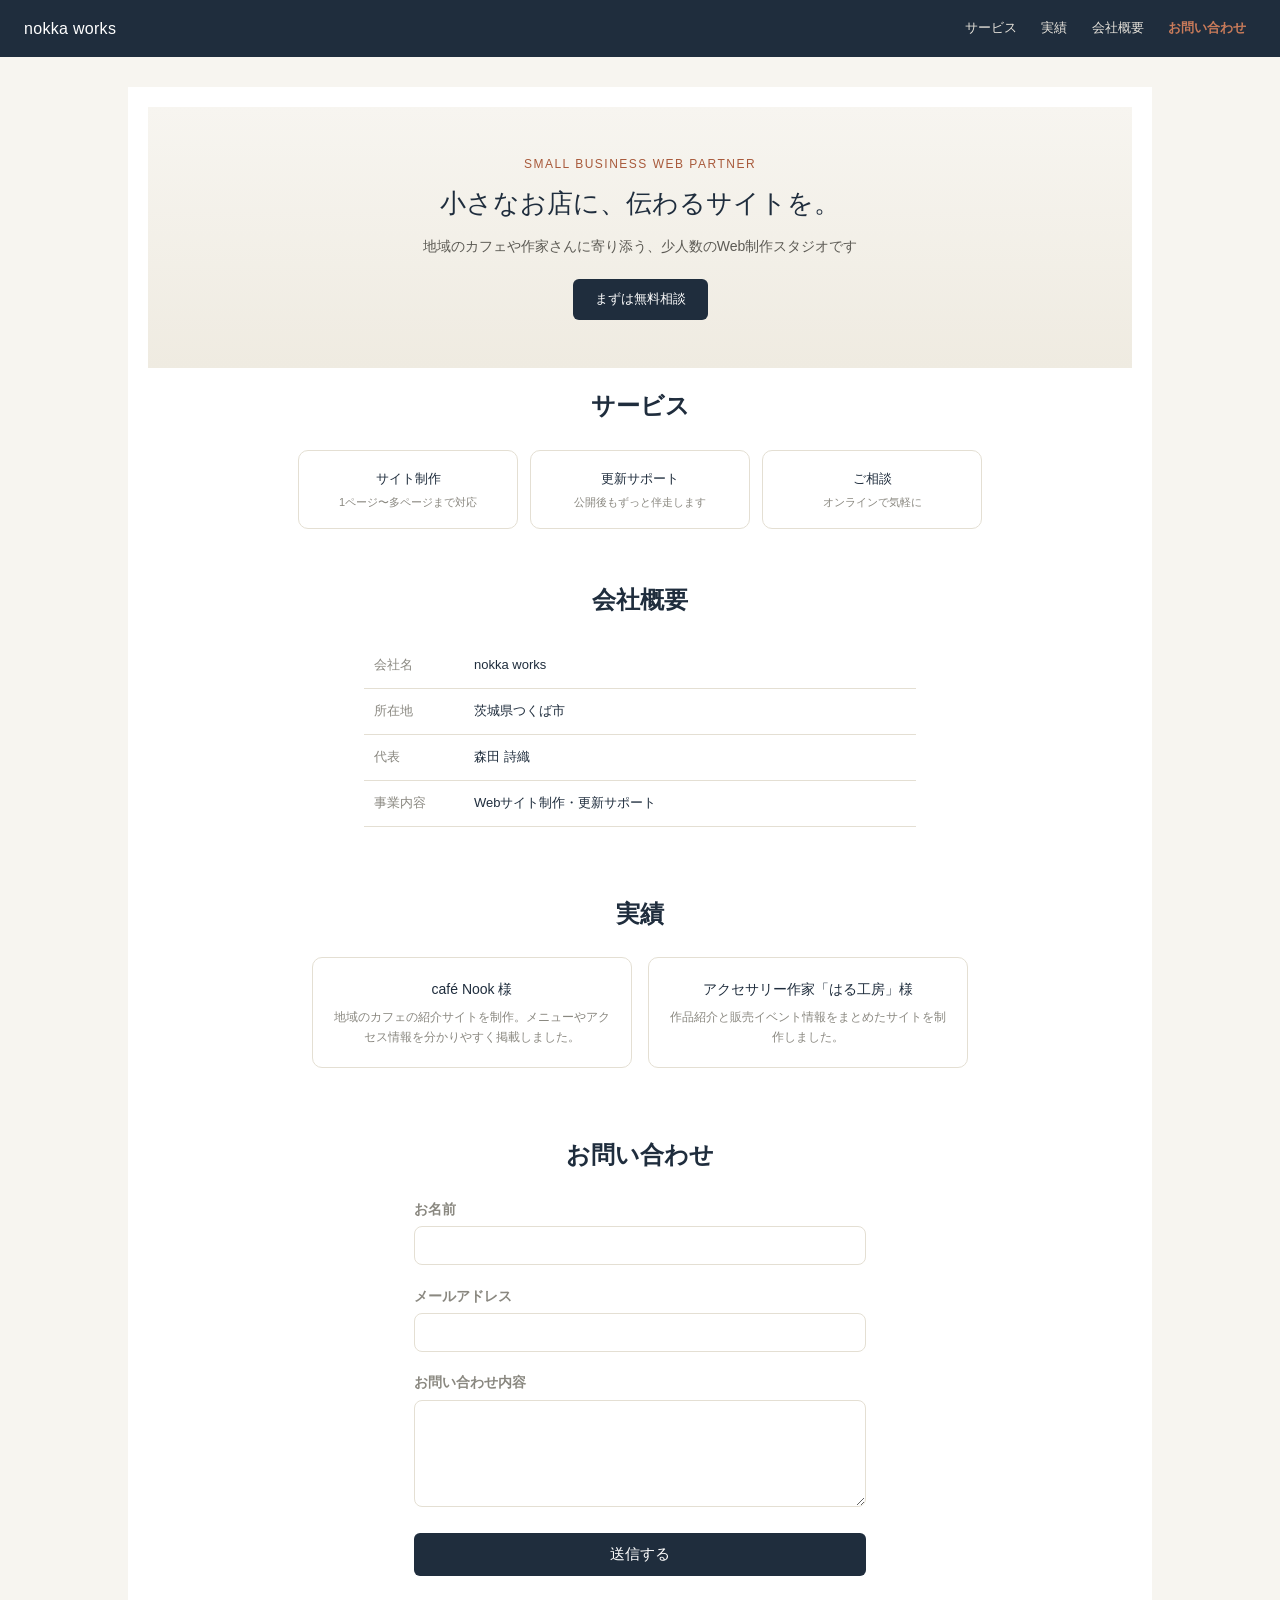
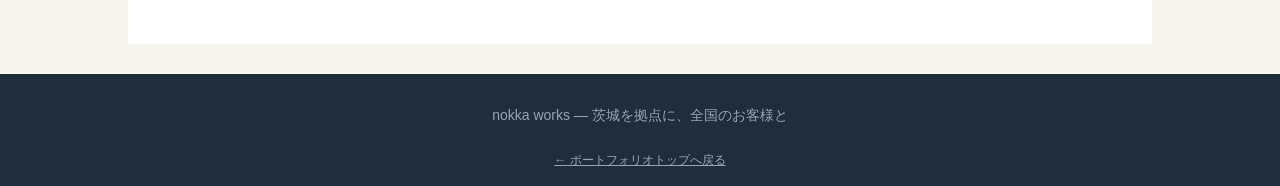
<file: company.html>
<!DOCTYPE html>
<html lang="en">
<head>
    <meta charset="UTF-8">
    <meta name="viewport" content="width=device-width, initial-scale=1.0">
    <title>nokka works</title>
    <link rel="stylesheet" href="css/style.css">
</head>

<body class="company">

<header>
  <a href="index.html" class="company-logo">nokka works</a>

  <button class="menu-toggle" aria-label="メニュー開閉">
    <span></span>
    <span></span>
    <span></span>
  </button>

  <nav class="nav-menu">
    <a href="#service">サービス</a>
    <a href="#works">実績</a>
    <a href="#about">会社概要</a>
    <a href="#contact" class="nav-highlight">お問い合わせ</a>
  </nav>
</header>

  <main>
  <section id="hero">
    <p class="hero-label">SMALL BUSINESS WEB PARTNER</p>
    <h1>小さなお店に、伝わるサイトを。</h1>
    <p class="hero-text">地域のカフェや作家さんに寄り添う、少人数のWeb制作スタジオです</p>
    <a href="#contact" class="hero-btn">まずは無料相談</a>
  </section>

  <section id="service">
  <h2>サービス</h2>
  <div class="service-container">
    <div class="service-card">
      <h3>サイト制作</h3>
      <p>1ページ〜多ページまで対応</p>
    </div>
    <div class="service-card">
      <h3>更新サポート</h3>
      <p>公開後もずっと伴走します</p>
    </div>
    <div class="service-card">
      <h3>ご相談</h3>
      <p>オンラインで気軽に</p>
    </div>
  </div>
</section>

<section id="about">
  <h2>会社概要</h2>
  <table class="about-table">
<tr>
  <th>会社名</th>
  <td>nokka works</td>
</tr>
<tr>
  <th>所在地</th>
  <td>茨城県つくば市</td>
</tr>
<tr>
  <th>代表</th>
  <td>森田 詩織</td>
</tr>
<tr>
  <th>事業内容</th>
  <td>Webサイト制作・更新サポート</td>
</tr>    
  </table>
</section>

<section id="works">
  <h2>実績</h2>
  <div class="works-container">
    <div class="work-card">
  <h3>café Nook 様</h3>
  <p>地域のカフェの紹介サイトを制作。メニューやアクセス情報を分かりやすく掲載しました。</p>
</div>
<div class="work-card">
  <h3>アクセサリー作家「はる工房」様</h3>
  <p>作品紹介と販売イベント情報をまとめたサイトを制作しました。</p>
</div>
</section>

<section id="contact">
  <h2>お問い合わせ</h2>
  <form>
    <div>
      <label for="name">お名前</label>
      <input type="text" id="name" name="name" required>
    </div>
    <div>
      <label for="email">メールアドレス</label>
      <input type="email" id="email" name="email" required>
    </div>
    <div>
      <label for="message">お問い合わせ内容</label>
      <textarea id="message" name="message" rows="5" required></textarea>
    </div>
    <button type="submit">送信する</button>
  </form>
</section>

</main>

<footer>
  <p>nokka works — 茨城を拠点に、全国のお客様と</p>
  <a href="index.html" class="footer-back">← ポートフォリオトップへ戻る</a>
</footer>

<script src="js/script.js"></script>

</body>
</html>
</file>
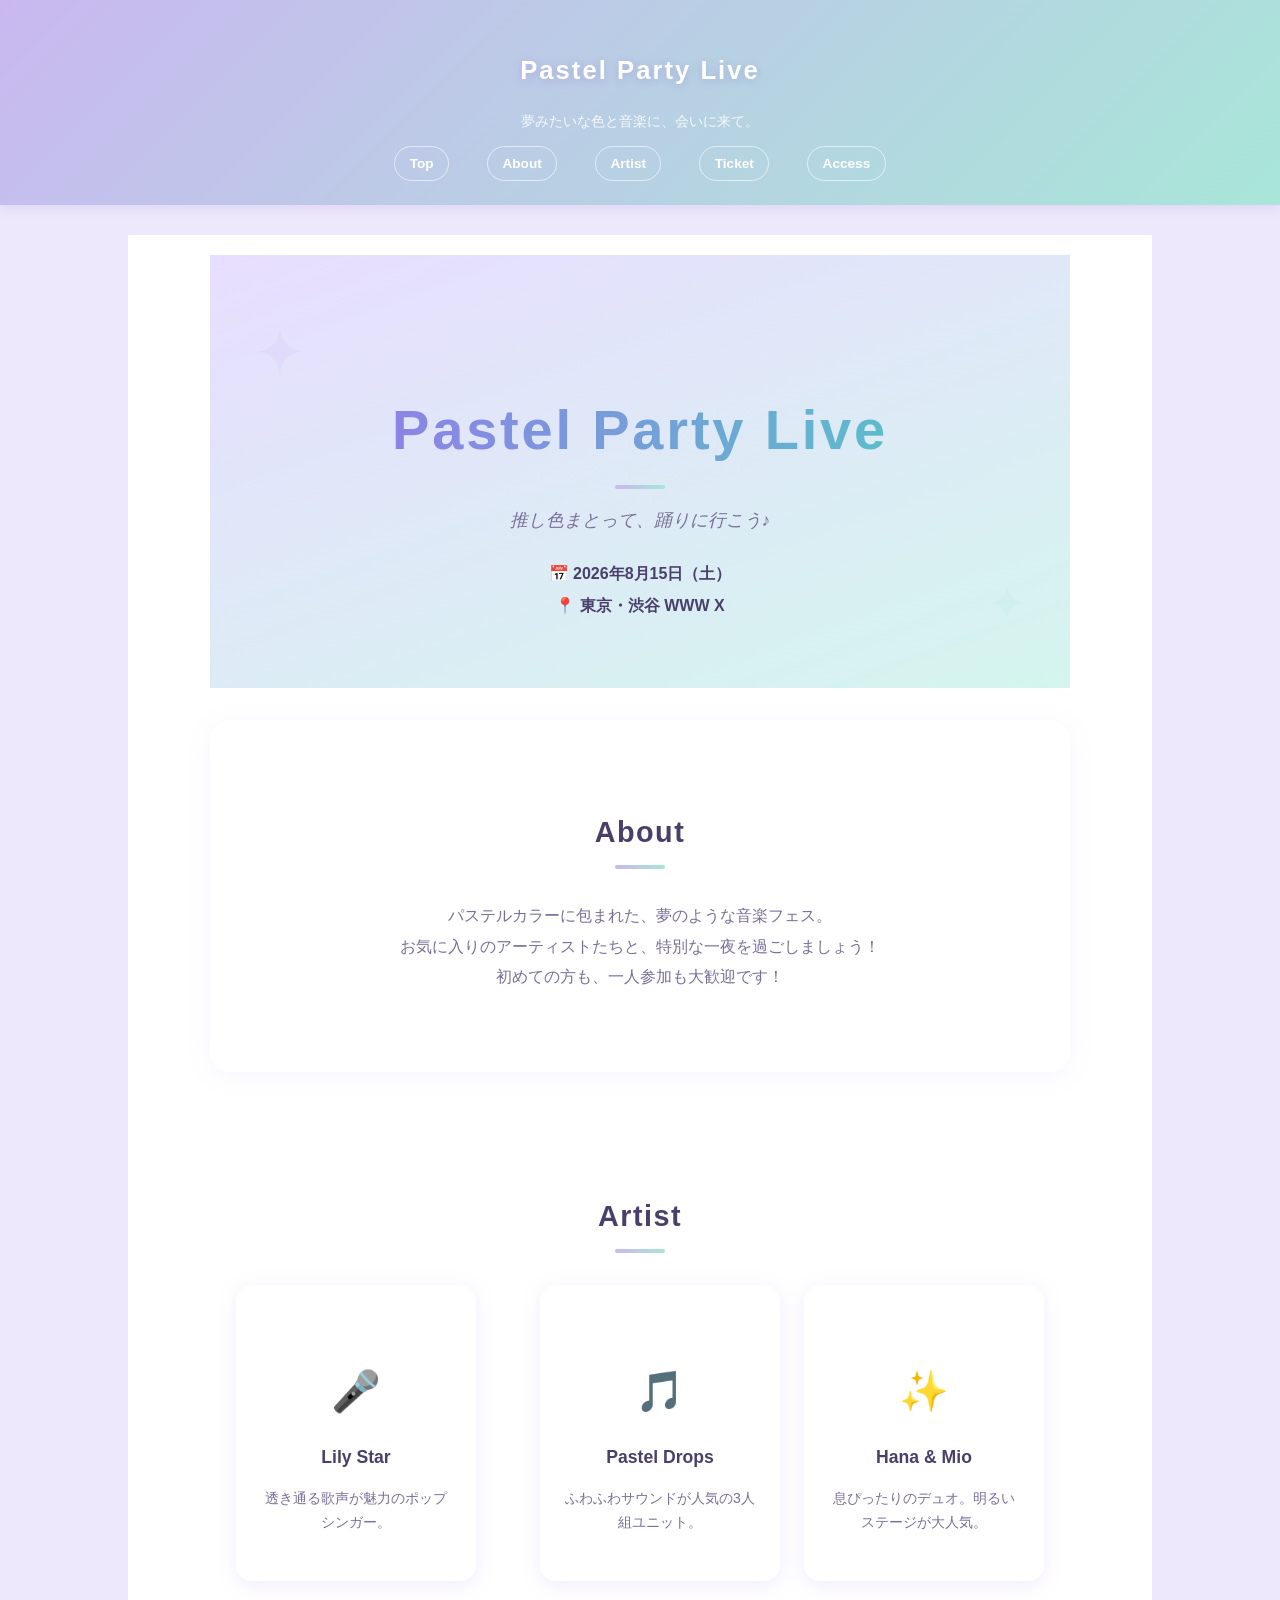
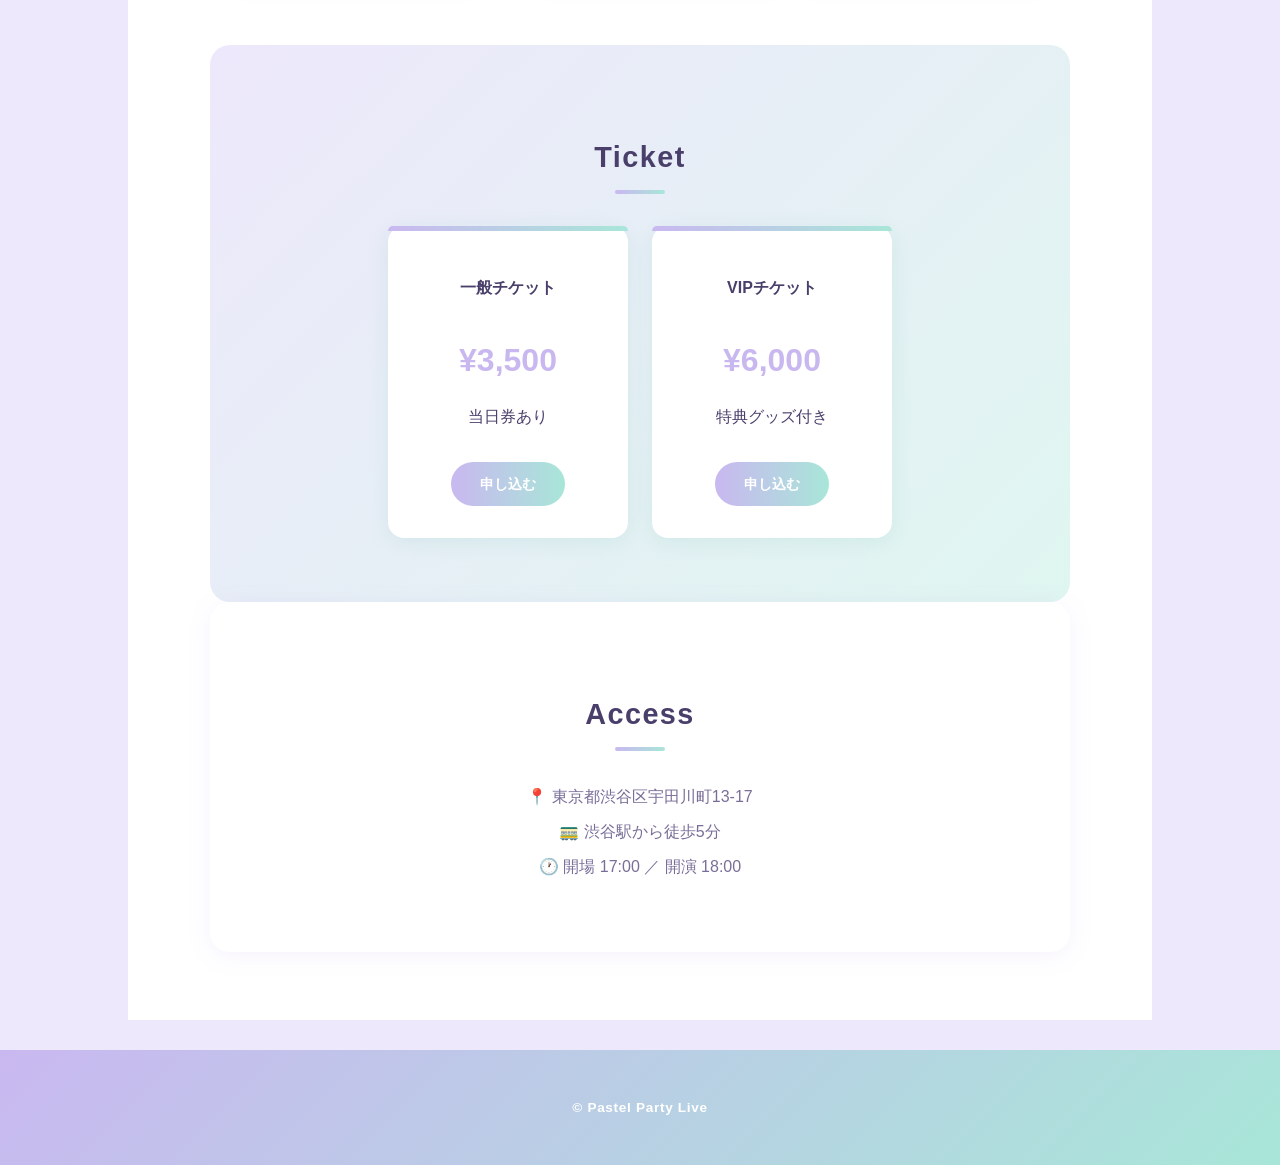
<file: event.html>
<!DOCTYPE html>
<html lang="ja">
<head>
  <meta charset="UTF-8">
  <meta name="viewport" content="width=device-width, initial-scale=1.0">
  <title>Pastel Party Live</title>
  <link rel="stylesheet" href="css/style.css">
</head>

<body class="event">

<header>
  <h1>Pastel Party Live</h1>
  <p>夢みたいな色と音楽に、会いに来て。</p>

  <button class="menu-toggle" aria-label="メニュー開閉">
    <span></span>
    <span></span>
    <span></span>
  </button>

  <nav class="nav-menu">
    <a href="index.html">Top</a>  
    <a href="#about">About</a>
    <a href="#artist">Artist</a>
    <a href="#ticket">Ticket</a>
    <a href="#access">Access</a>
  </nav>
</header>

<main>
  <!-- ここにセクションを追加していきます -->
<section id="hero">
  <h2>Pastel Party Live</h2>
  <p class="catchcopy">推し色まとって、踊りに行こう♪</p>
  <p class="event-date">📅 2026年8月15日（土）</p>
  <p class="event-place">📍 東京・渋谷 WWW X</p>
</section>

<section id="about">
  <h2>About</h2>
  <p>パステルカラーに包まれた、夢のような音楽フェス。<br>
  お気に入りのアーティストたちと、特別な一夜を過ごしましょう！<br>
  初めての方も、一人参加も大歓迎です！</p>
</section>

<section id="artist">
  <h2>Artist</h2>
  <div class="artist-container">

  <div class="artist-card">
      <p>🎤</p>
      <h3>Lily Star</h3>
      <p>透き通る歌声が魅力のポップシンガー。</p>
  </div>

　<div class="artist-card">
      <p>🎵</p>
      <h3>Pastel Drops</h3>
      <p>ふわふわサウンドが人気の3人組ユニット。</p>
  </div>

  <div class="artist-card">
      <p>✨</p>
      <h3>Hana & Mio</h3>
      <p>息ぴったりのデュオ。明るいステージが大人気。</p>
  </div>

  </div>
</section>

<section id="ticket">
  <h2>Ticket</h2>
  <div class="ticket-container">

    <div class="ticket-card">
      <h3>一般チケット</h3>
      <p class="price">¥3,500</p>
      <p>当日券あり</p>
      <a href="#" class="btn-ticket">申し込む</a>
    </div>

    <div class="ticket-card">
      <h3>VIPチケット</h3>
      <p class="price">¥6,000</p>
      <p>特典グッズ付き</p>
      <a href="#" class="btn-ticket">申し込む</a>
  </div>

</section>

<section id="access">
  <h2>Access</h2>
  <p>📍 東京都渋谷区宇田川町13-17</p>
  <p>🚃 渋谷駅から徒歩5分</p>
  <p>🕐 開場 17:00 ／ 開演 18:00</p>
</section>

</main>

<footer>
  <p>© Pastel Party Live</p>
</footer>

<script src="js/script.js"></script>

</body>
</html>
</file>
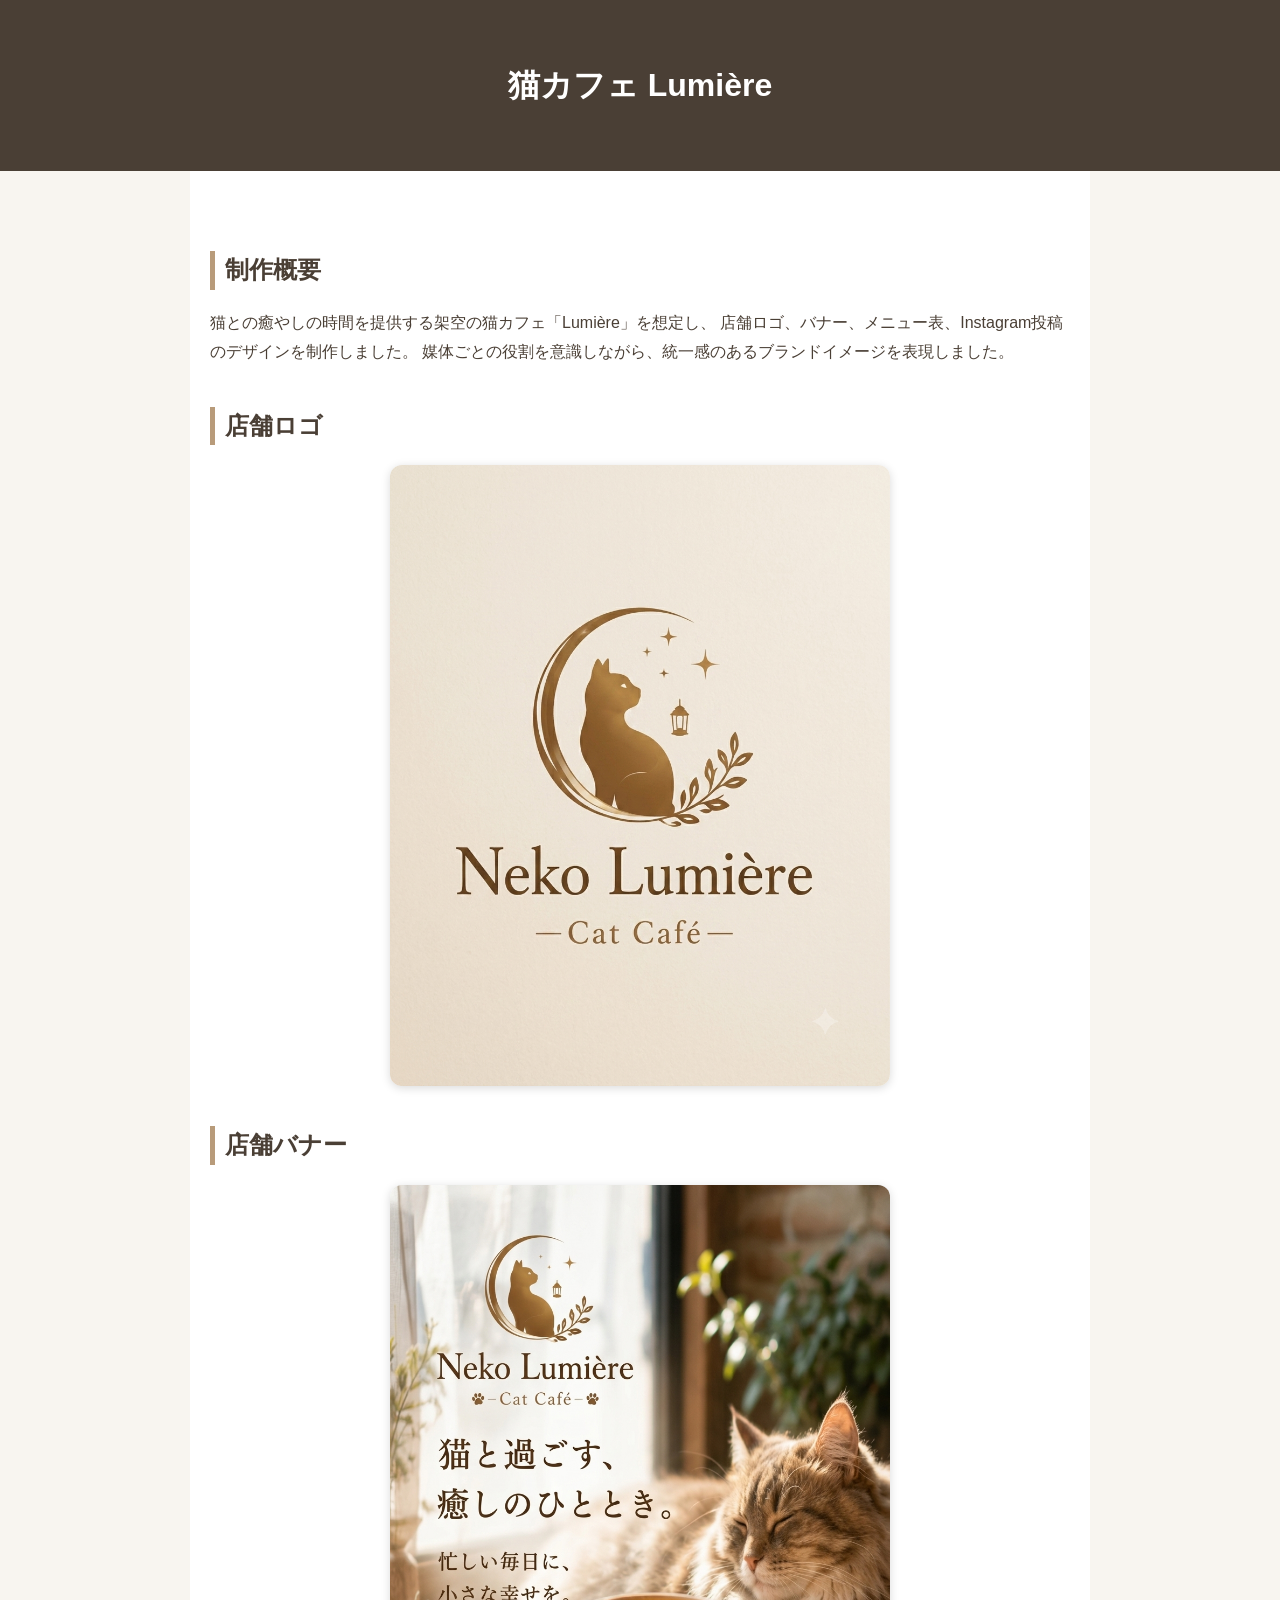
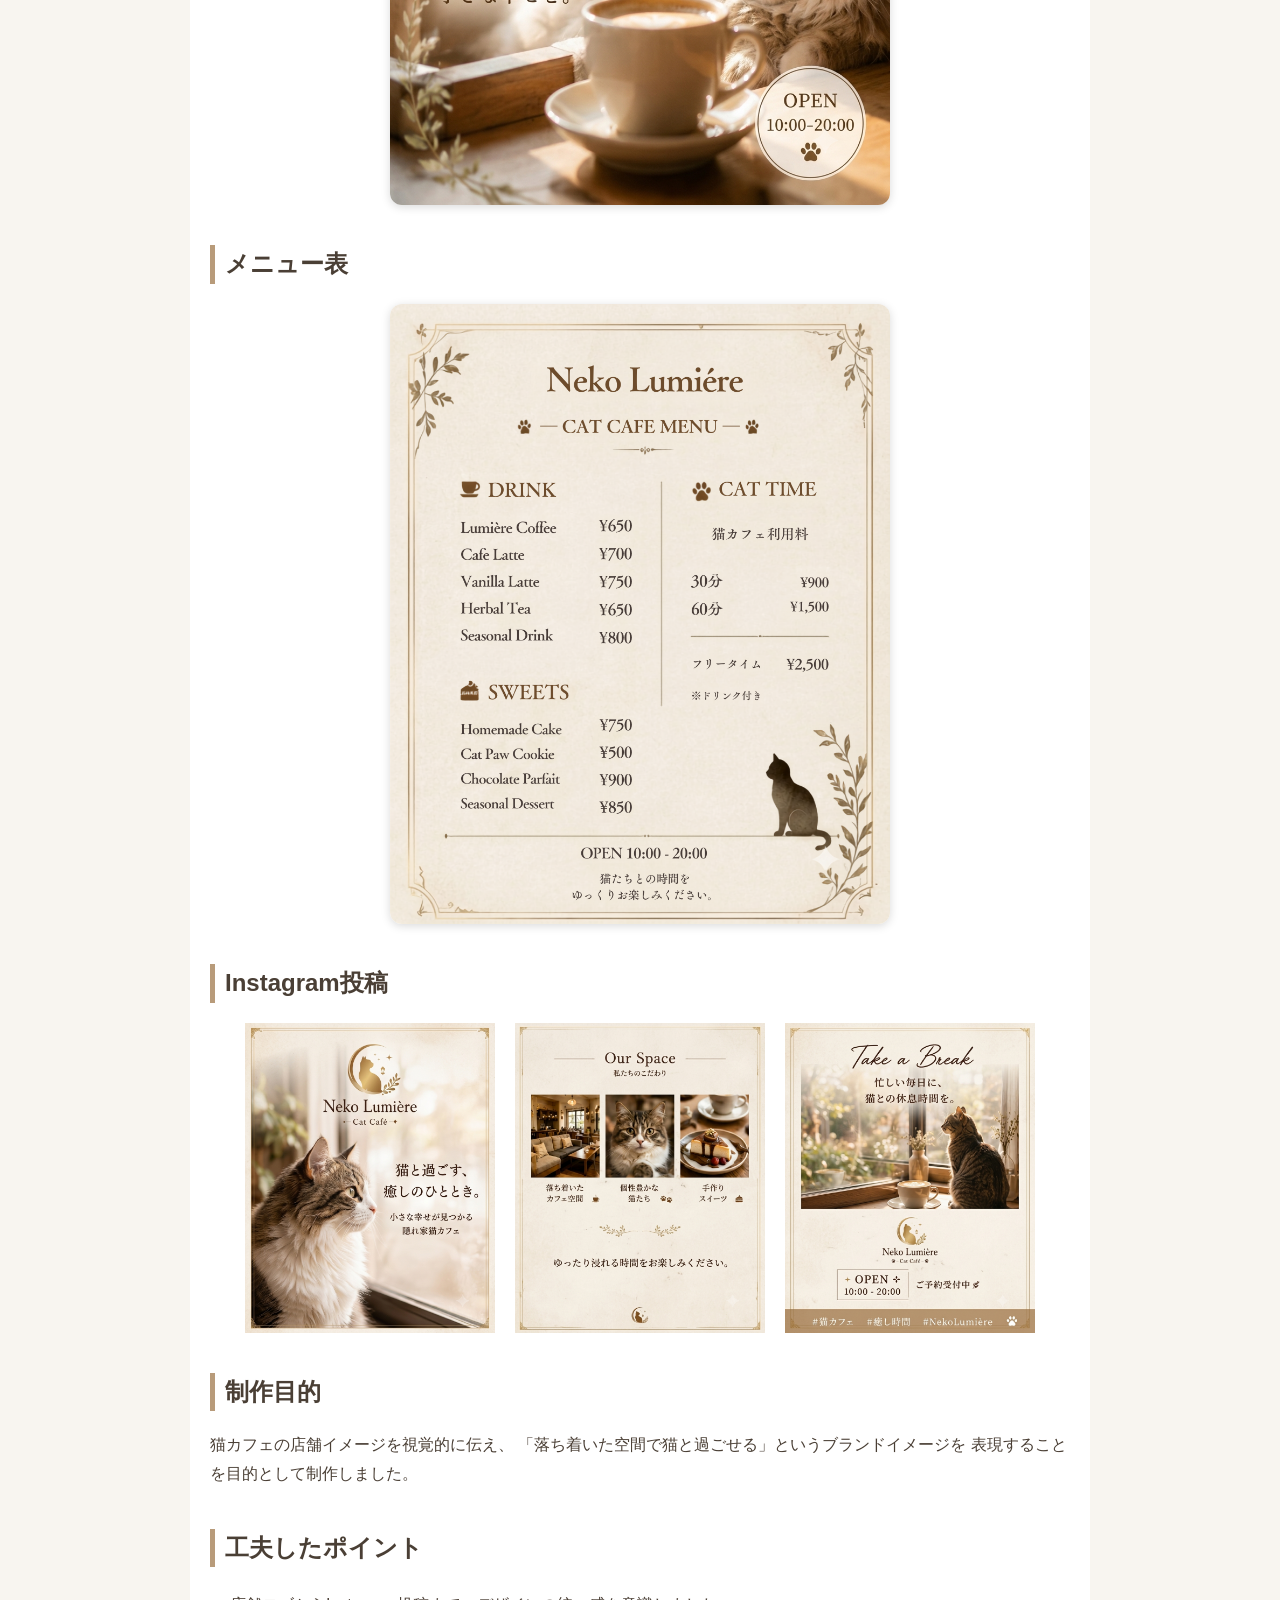
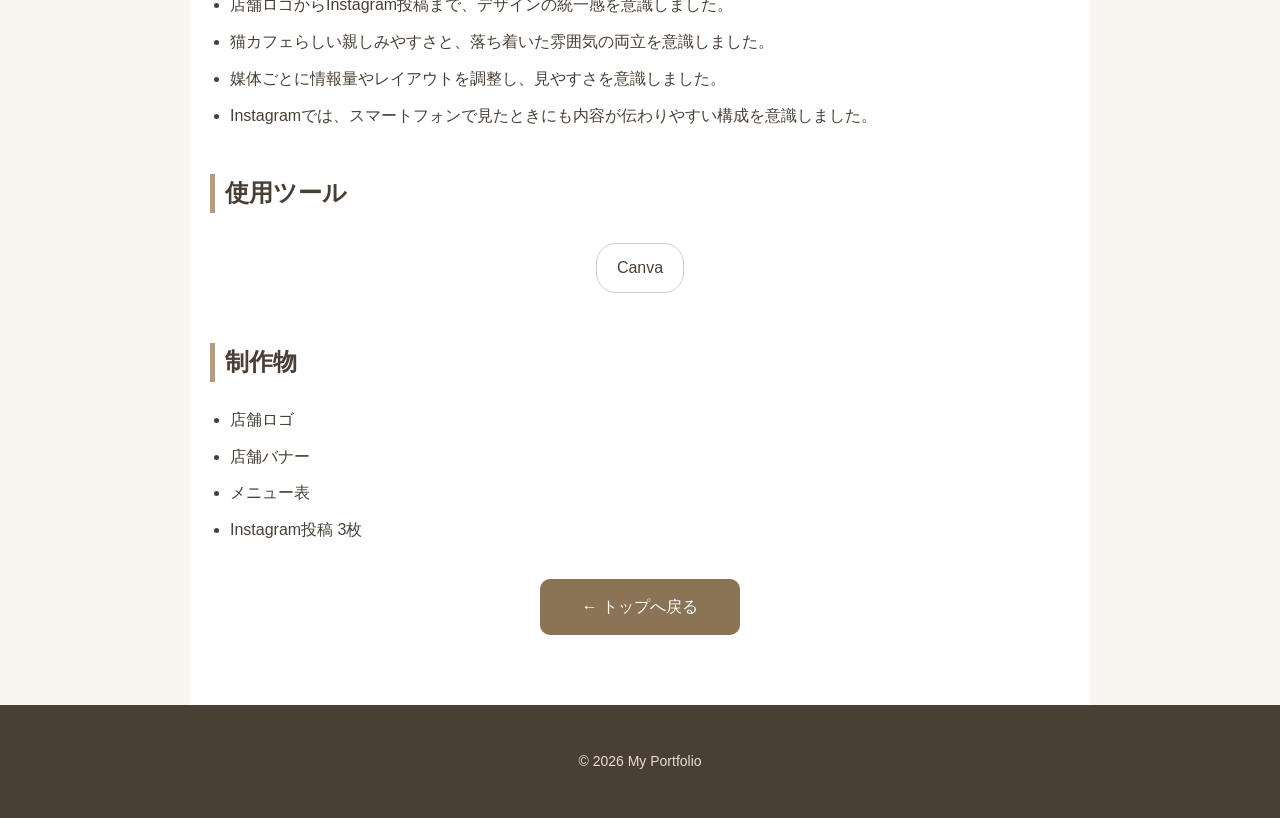
<file: lumiere.html>
<!DOCTYPE html>

<html lang="ja">
<head>
  <meta charset="UTF-8">
  <meta name="viewport" content="width=device-width, initial-scale=1.0">
  <title>猫カフェ Lumière | ポートフォリオ</title>
  <link rel="stylesheet" href="css/style.css">
</head>

<body class="portfolio lumiere">

<header>
  <h1>猫カフェ Lumière</h1>
</header>

<main>

  <h2>制作概要</h2>
  <p>
    猫との癒やしの時間を提供する架空の猫カフェ「Lumière」を想定し、
    店舗ロゴ、バナー、メニュー表、Instagram投稿のデザインを制作しました。
    媒体ごとの役割を意識しながら、統一感のあるブランドイメージを表現しました。
  </p>

  <h2>店舗ロゴ</h2>
  <img src="images/logo.png" alt="猫カフェ Lumière 店舗ロゴ" class="detail-img">

  <h2>店舗バナー</h2>
  <img src="images/banner.png" alt="猫カフェ Lumière 店舗バナー" class="detail-img">

  <h2>メニュー表</h2>
  <img src="images/menu.png" alt="猫カフェ Lumière メニュー表" class="detail-img">

  <h2>Instagram投稿</h2>

  <div class="lumiere-instagram">
    <img src="images/instagram01.png" alt="猫カフェ Lumière Instagram投稿1">
    <img src="images/instagram02.png" alt="猫カフェ Lumière Instagram投稿2">
    <img src="images/instagram03.png" alt="猫カフェ Lumière Instagram投稿3">
  </div>

  <h2>制作目的</h2>
  <p>
    猫カフェの店舗イメージを視覚的に伝え、
    「落ち着いた空間で猫と過ごせる」というブランドイメージを
    表現することを目的として制作しました。
  </p>

  <h2>工夫したポイント</h2>
  <ul class="point-list">
    <li>店舗ロゴからInstagram投稿まで、デザインの統一感を意識しました。</li>
    <li>猫カフェらしい親しみやすさと、落ち着いた雰囲気の両立を意識しました。</li>
    <li>媒体ごとに情報量やレイアウトを調整し、見やすさを意識しました。</li>
    <li>Instagramでは、スマートフォンで見たときにも内容が伝わりやすい構成を意識しました。</li>
  </ul>

  <h2>使用ツール</h2>
  <ul class="skill-list">
    <li>Canva</li>
  </ul>

  <h2>制作物</h2>
  <ul class="point-list">
    <li>店舗ロゴ</li>
    <li>店舗バナー</li>
    <li>メニュー表</li>
    <li>Instagram投稿 3枚</li>
  </ul>

<a href="index.html" class="back-btn">← トップへ戻る</a>

</main>

<footer>
  <p>© 2026 My Portfolio</p>
</footer>

</body>
</html>
</file>
<file: css/style.css>
*, *::before, *::after {
  box-sizing: border-box;
}

img {
  max-width: 100%;
  height: auto;
}

html {
  scroll-behavior: smooth;
}

/* ---------- body ---------- */
body {
  background-color: #f5f5f5;
  font-family: sans-serif;
  margin: 0;
  line-height: 1.6;
}

/* ---------- header ---------- */
header {
  background-color: pink;
  color: white;
  text-align: center;
  padding: 30px;
}

header p {
  margin-top: 10px;
  font-size: 18px;
}

/* ---------- main ---------- */
main {
  background-color: white;
  width: 80%;
  margin: 30px auto;
  padding: 20px;
}

main section {
  padding: 40px 0;
}

/* ---------- h2（グローバル） ---------- */
h2 {
  border-left: 8px solid pink;
  padding-left: 10px;
}

/* ---------- footer ---------- */
footer {
  text-align: center;
  padding: 30px;
  color: #888;
  font-size: 14px;
}

/* ---------- nav ---------- */
nav {
  background: white;
  padding: 15px;
  border-bottom: 2px solid #ffe4ec;
  text-align: center;
}

nav a {
  display: inline-block;
  margin: 0 15px;
  padding: 8px 18px;
  background: #ffb6c1;
  color: white;
  text-decoration: none;
  border-radius: 20px;
  font-weight: bold;
  transition: 0.3s;
}

nav a:hover {
  background: hotpink;
  transform: translateY(-2px);
}

/* ---------- プロフィール画像 ---------- */
.profile-img {
  width: 200px;
  height: 200px;
  border-radius: 50%;
  object-fit: cover;
}

/* ---------- スキル ---------- */
ul {
  list-style: none;
  padding: 0;
  text-align: center;
}

li {
  display: inline-block;
  border: 1px solid #ccc;
  padding: 10px 20px;
  margin: 10px;
  border-radius: 10px;
}

.skill-list li {
  display: inline-block;
  margin: 10px;
  padding: 10px 20px;
  border: 1px solid #ccc;
  border-radius: 20px;
}

/* ---------- Works ---------- */
#works {
  padding: 80px 20px;
  text-align: center;
}

.works-container {
  display: flex;
  justify-content: center;
  gap: 30px;
  flex-wrap: wrap;
}

.work-card {
  width: 300px;
  border: 1px solid #ccc;
  padding: 20px;
  border-radius: 10px;
  background: white;
  transition: 0.3s;
}

.work-card img {
  width: 200px;
  height: 200px;
  border-radius: 50%;
  object-fit: cover;
}

.work-card a {
  text-decoration: none;
  color: black;
  display: block;
}

.work-card:hover {
  transform: translateY(-8px);
  box-shadow: 0 10px 25px rgba(0,0,0,0.15);
}

/* ---------- 共通ボタン ---------- */
.back-btn {
  display: block;
  width: 200px;
  margin: 30px auto;
  padding: 15px;
  background-color: hotpink;
  color: white;
  text-align: center;
  text-decoration: none;
  border-radius: 10px;
}

/* ---------- お問い合わせフォーム ---------- */
form {
  max-width: 500px;
  margin: 0 auto;
  display: flex;
  flex-direction: column;
  gap: 1.2rem;
}

form label {
  display: block;
  font-size: 14px;
  font-weight: bold;
  color: #888;
  margin-bottom: 6px;
}

form input,
form textarea {
  width: 100%;
  border: 1px solid #ffb6c1;
  border-radius: 8px;
  padding: 10px 14px;
  font-size: 15px;
  background: #fff9fb;
  box-sizing: border-box;
}

form textarea {
  resize: vertical;
  font-family: inherit;
}

form button {
  background: #ffb6c1;
  color: white;
  border: none;
  border-radius: 20px;
  padding: 12px;
  font-size: 15px;
  font-weight: bold;
  cursor: pointer;
  transition: 0.3s;
}

form button:hover {
  background: hotpink;
}

/* =========================================
   index ページ専用
   ========================================= */
.index h1 {
  font-size: 2rem;
  text-align: center;
  margin: 20px 0;
}

.index h2 {
  text-align: center;
  margin-bottom: 30px;
}

.index .card-container {
  display: flex;
  flex-wrap: wrap;
  gap: 20px;
  justify-content: center;
  max-width: 1000px;
  margin: 0 auto;
}

/* =========================================
   café ページ専用
   ========================================= */
.cafe header {
  background: linear-gradient(
    rgba(74, 63, 53, 0.85),
    rgba(74, 63, 53, 0.85)
  ),
  url("../images/cafe.jpg");
  background-size: cover;
  background-position: center;
  color: white;
  padding: 60px 20px;
}

.cafe h2 {
  border-left: none;
  border-bottom: 2px solid #4a3f35;
  padding-left: 0;
  padding-bottom: 5px;
  display: inline-block;
}

.cafe-img {
  width: 100%;
  max-width: 600px;
  height: auto;
  display: block;
  margin: 0 auto;
  border-radius: 10px;
}

.cafe #hero p {
  font-size: 1.4rem;
  font-weight: bold;
  margin-top: 20px;
  text-align: center;
}

.cafe header nav {
  margin-top: 10px;
}

.cafe header nav a:hover {
  text-decoration: underline;
}

#access p {
  margin: 5px 0;
}

.menu-container {
  display: flex;
  gap: 20px;
  justify-content: center;
  flex-wrap: wrap;
}

.menu-card {
  background: white;
  width: 180px;
  padding: 20px;
  text-align: center;
  border-radius: 10px;
  box-shadow: 0 2px 8px rgba(0,0,0,0.1);
  transition: 0.2s;
}

.menu-card:hover {
  transform: translateY(-5px);
}

.point-list {
  text-align: left;
  list-style: disc;
  padding-left: 20px;
}

.point-list li {
  display: list-item;
  border: none;
  padding: 4px 0;
  margin: 0;
  border-radius: 0;
}

.cafe #contact form button {
  background: #4a3f35;
  color: white;
  border: none;
  padding: 10px 24px;
  border-radius: 6px;
  cursor: pointer;
}

.cafe #contact form button:hover {
  background: #6b5b4c;
}

.cafe #contact form input,
.cafe #contact form textarea {
  border: 1px solid #d8cfc4;
}

.cafe #contact form input:focus,
.cafe #contact form textarea:focus {
  outline: none;
  border-color: #4a3f35;
}

/* =========================================
   portfolio ページ専用
   ========================================= */
.portfolio header {
  background-color: mediumturquoise;
  color: white;
  text-align: center;
  padding: 30px;
}

.portfolio h1 {
  text-align: center;
  margin: 30px 0;
  font-size: 2rem;
}

.portfolio h2 {
  border-left: 5px solid #4a3f35;
  padding-left: 10px;
  margin-top: 40px;
}

.portfolio p,
.portfolio li {
  line-height: 1.8;
}

.portfolio .detail-img {
  width: 80%;
  max-width: 500px;
  height: auto;
  display: block;
  margin: 20px auto;
  border-radius: 12px;
  box-shadow: 0 2px 10px rgba(0,0,0,0.15);
}

.portfolio main {
  max-width: 900px;
  margin: 0 auto;
  padding: 40px 20px;
}

.portfolio .back-btn {
  background-color: mediumturquoise;
}

/* =========================================
   Pastel Party Live（event）ページ専用
   ========================================= */
:root {
  --lavender:    #c9b8f0;
  --lavender-lt: #ede8fb;
  --mint:        #a8e6d8;
  --mint-lt:     #dff6f0;
  --white:       #ffffff;
  --text:        #4a3f6b;
  --text-light:  #7a6e99;
}

body.event {
  font-family: 'Hiragino Kaku Gothic ProN', 'Noto Sans JP', sans-serif;
  color: var(--text);
  background: var(--lavender-lt);
  line-height: 1.7;
}

body.event header {
  background: linear-gradient(135deg, var(--lavender) 0%, var(--mint) 100%);
  text-align: center;
  padding: 2rem 1rem 1.5rem;
  position: sticky;
  top: 0;
  z-index: 100;
  box-shadow: 0 2px 12px rgba(150, 120, 220, 0.2);
}

body.event header h1 {
  font-size: 1.6rem;
  font-weight: 800;
  color: var(--white);
  letter-spacing: 0.08em;
  text-shadow: 0 2px 8px rgba(120, 80, 200, 0.25);
}

body.event header > p {
  font-size: 0.85rem;
  color: rgba(255,255,255,0.85);
  margin-top: 0.3rem;
}

body.event nav {
  background: transparent;
  padding: 0;
  border-bottom: none;
  margin-top: 0.8rem;
  display: flex;
  justify-content: center;
  flex-wrap: wrap;
  gap: 0.5rem;
}

body.event nav a {
  background: transparent;
  color: var(--white);
  text-decoration: none;
  font-size: 0.85rem;
  font-weight: 600;
  padding: 0.3rem 0.9rem;
  border: 1.5px solid rgba(255,255,255,0.6);
  border-radius: 999px;
  transition: background 0.2s, color 0.2s;
}

body.event nav a:hover {
  background: var(--white);
  color: var(--lavender);
  transform: none;
}

body.event #hero {
  text-align: center;
  padding: 5rem 1.5rem 4rem;
  background: linear-gradient(160deg, #e8deff 0%, #d4f5ee 100%);
  position: relative;
  overflow: hidden;
}

body.event #hero::before,
body.event #hero::after {
  content: '✦';
  position: absolute;
  font-size: 4rem;
  opacity: 0.15;
  color: var(--lavender);
}
body.event #hero::before { top: 10%; left: 5%; }
body.event #hero::after  { bottom: 10%; right: 5%; font-size: 3rem; color: var(--mint); }

body.event #hero h2 {
  font-size: clamp(2rem, 7vw, 3.5rem);
  font-weight: 900;
  letter-spacing: 0.05em;
  background: linear-gradient(90deg, #9b72ef, #4ecdc4);
  -webkit-background-clip: text;
  -webkit-text-fill-color: transparent;
  background-clip: text;
  margin-bottom: 1rem;
  border: none;
  padding: 0;
}

body.event .catchcopy {
  font-size: 1.1rem;
  color: var(--text-light);
  margin-bottom: 1.5rem;
  font-style: italic;
}

body.event .event-date,
body.event .event-place {
  font-size: 1rem;
  font-weight: 700;
  color: var(--text);
  margin: 0.3rem 0;
}

body.event section {
  padding: 4rem 1.5rem;
  max-width: 860px;
  margin: 0 auto;
}

body.event section h2 {
  font-size: 1.8rem;
  font-weight: 800;
  text-align: center;
  margin-bottom: 2rem;
  letter-spacing: 0.05em;
  position: relative;
  border: none;
  padding: 0;
}

body.event section h2::after {
  content: '';
  display: block;
  width: 50px;
  height: 4px;
  border-radius: 999px;
  background: linear-gradient(90deg, var(--lavender), var(--mint));
  margin: 0.5rem auto 0;
}

body.event #about {
  background: var(--white);
  border-radius: 20px;
  box-shadow: 0 4px 24px rgba(180, 150, 240, 0.1);
  max-width: 860px;
  margin: 2rem auto;
  text-align: center;
}

body.event #about p {
  font-size: 1rem;
  color: var(--text-light);
  line-height: 1.9;
}

body.event #artist {
  max-width: 860px;
  margin: 0 auto;
  padding: 4rem 1.5rem;
}

body.event .artist-container {
  display: flex;
  flex-wrap: wrap;
  gap: 1.5rem;
  justify-content: center;
}

body.event .artist-card {
  background: var(--white);
  border-radius: 16px;
  padding: 2rem 1.5rem;
  text-align: center;
  flex: 1 1 200px;
  max-width: 240px;
  box-shadow: 0 4px 20px rgba(160, 130, 230, 0.15);
  transition: transform 0.2s, box-shadow 0.2s;
}

body.event .artist-card:hover {
  transform: translateY(-4px);
  box-shadow: 0 8px 28px rgba(160, 130, 230, 0.25);
}

body.event .artist-card p:first-child {
  font-size: 2.5rem;
  margin-bottom: 0.7rem;
}

body.event .artist-card h3 {
  font-size: 1.1rem;
  font-weight: 800;
  color: var(--text);
  margin-bottom: 0.5rem;
}

body.event .artist-card p:last-child {
  font-size: 0.88rem;
  color: var(--text-light);
}

body.event #ticket {
  background: linear-gradient(135deg, var(--lavender-lt), var(--mint-lt));
  border-radius: 20px;
  max-width: 860px;
  margin: 0 auto;
}

body.event .ticket-container {
  display: flex;
  flex-wrap: wrap;
  gap: 1.5rem;
  justify-content: center;
}

body.event .ticket-card {
  background: var(--white);
  border-radius: 16px;
  padding: 2rem 2.5rem;
  text-align: center;
  flex: 1 1 180px;
  max-width: 240px;
  box-shadow: 0 4px 20px rgba(140, 200, 190, 0.2);
  position: relative;
}

body.event .ticket-card::before {
  content: '';
  position: absolute;
  top: 0; left: 0; right: 0;
  height: 5px;
  background: linear-gradient(90deg, var(--lavender), var(--mint));
  border-radius: 16px 16px 0 0;
}

body.event .ticket-card h3 {
  font-size: 1rem;
  font-weight: 700;
  margin-bottom: 0.7rem;
  color: var(--text);
}

body.event .price {
  font-size: 2rem;
  font-weight: 900;
  color: var(--lavender);
  margin-bottom: 0.5rem;
}

body.event .ticket-card p:last-child {
  font-size: 0.85rem;
  color: var(--text-light);
}

body.event .btn-ticket {
  display: inline-block;
  margin-top: 1rem;
  padding: 0.6rem 1.8rem;
  background: linear-gradient(90deg, var(--lavender), var(--mint));
  color: var(--white);
  text-decoration: none;
  border-radius: 999px;
  font-weight: 700;
  font-size: 0.9rem;
  transition: transform 0.2s, box-shadow 0.2s;
}

body.event .btn-ticket:hover {
  transform: translateY(-2px);
  box-shadow: 0 6px 16px rgba(160, 130, 230, 0.3);
}

body.event #access {
  background: var(--white);
  border-radius: 20px;
  max-width: 860px;
  margin: 0 auto 3rem;
  box-shadow: 0 4px 24px rgba(160, 130, 230, 0.1);
  text-align: center;
}

body.event #access p {
  font-size: 1rem;
  color: var(--text-light);
  margin: 0.5rem 0;
}

body.event footer {
  text-align: center;
  padding: 2rem 1rem;
  background: linear-gradient(135deg, var(--lavender), var(--mint));
  color: var(--white);
  font-size: 0.85rem;
  font-weight: 600;
  letter-spacing: 0.05em;
}

/* =========================================
   nokka works（company）ページ専用
   ========================================= */
body.company {
  font-family: 'Hiragino Kaku Gothic ProN', 'Noto Sans JP', sans-serif;
  background: #F7F5F0;
  color: #1F2D3D;
}

body.company header {
  background: #1F2D3D;
  color: #ffffff;
  text-align: left;
  padding: 14px 24px;
  display: flex;
  align-items: center;
  justify-content: space-between;
}

body.company #hero {
  text-align: center;
  padding: 48px 32px;
  background: linear-gradient(180deg, #F7F5F0 0%, #EFEBE1 100%);
}

body.company .hero-label {
  font-size: 12px;
  letter-spacing: 1.5px;
  color: #A85A3B;
  font-weight: 500;
  margin: 0 0 10px;
}

body.company #hero h1 {
  font-size: 26px;
  font-weight: 500;
  color: #1F2D3D;
  margin: 0 0 12px;
  line-height: 1.5;
  border: none;
  padding: 0;
}

body.company .hero-text {
  font-size: 14px;
  color: #5C5A54;
  margin: 0 0 20px;
  line-height: 1.7;
}

body.company .hero-btn {
  display: inline-block;
  background: #1F2D3D;
  color: #ffffff;
  font-size: 13px;
  padding: 10px 22px;
  border-radius: 6px;
  text-decoration: none;
}

body.company .hero-btn:hover {
  background: #35455A;
}

body.company .company-logo {
  font-weight: 500;
  font-size: 16px;
  letter-spacing: 0.3px;
}

body.company nav {
  background: transparent;
  padding: 0;
  border-bottom: none;
  text-align: right;
}

body.company nav a {
  background: transparent;
  color: #E8E4DC;
  font-size: 13px;
  font-weight: normal;
  padding: 4px 10px;
  border-radius: 0;
  margin: 0;
}

body.company nav a:hover {
  background: transparent;
  color: #ffffff;
  transform: none;
  text-decoration: underline;
}

body.company nav a.nav-highlight {
  color: #C97B5A;
  font-weight: bold;
}

body.company #service {
  padding: 0 24px 32px;
  max-width: 900px;
  margin: 0 auto;
}

body.company #service h2 {
  text-align: center;
  border: none;
  padding: 0;
  margin-bottom: 24px;
}

body.company .service-container {
  display: flex;
  gap: 12px;
  flex-wrap: wrap;
  justify-content: center;
}

body.company .service-card {
  background: #ffffff;
  border: 0.5px solid #E4DFD3;
  border-radius: 10px;
  padding: 18px 14px;
  text-align: center;
  flex: 1 1 180px;
  max-width: 220px;
}

body.company .service-card h3 {
  font-size: 13px;
  font-weight: 500;
  color: #1F2D3D;
  margin: 0 0 4px;
}

body.company .service-card p {
  font-size: 11px;
  color: #8A8880;
  margin: 0;
  line-height: 1.5;
}

body.company #about {
  max-width: 600px;
  margin: 0 auto;
  padding: 0 24px 48px;
}

body.company #about h2 {
  text-align: center;
  border: none;
  padding: 0;
  margin-bottom: 24px;
}

body.company .about-table {
  width: 100%;
  border-collapse: collapse;
  font-size: 13px;
}

body.company .about-table th,
body.company .about-table td {
  padding: 12px 10px;
  text-align: left;
  border-bottom: 1px solid #E4DFD3;
}

body.company .about-table th {
  width: 100px;
  color: #8A8880;
  font-weight: 500;
}

body.company .about-table td {
  color: #1F2D3D;
}

body.company #works {
  max-width: 900px;
  margin: 0 auto;
  padding: 0 24px 48px;
}

body.company #works h2 {
  text-align: center;
  border: none;
  padding: 0;
  margin-bottom: 24px;
}

body.company .works-container {
  display: flex;
  gap: 16px;
  flex-wrap: wrap;
  justify-content: center;
}

body.company .work-card {
  background: #ffffff;
  border: 0.5px solid #E4DFD3;
  border-radius: 10px;
  padding: 20px;
  flex: 1 1 260px;
  max-width: 320px;
}

body.company .work-card h3 {
  font-size: 14px;
  font-weight: 500;
  color: #1F2D3D;
  margin: 0 0 8px;
}

body.company .work-card p {
  font-size: 12px;
  color: #8A8880;
  margin: 0;
  line-height: 1.6;
}

body.company #contact {
  max-width: 500px;
  margin: 0 auto;
  padding: 0 24px 48px;
}

body.company #contact h2 {
  text-align: center;
  border: none;
  padding: 0;
  margin-bottom: 24px;
}

body.company #contact form label {
  color: #8A8880;
}

body.company #contact form input,
body.company #contact form textarea {
  border: 1px solid #E4DFD3;
  background: #ffffff;
}

body.company #contact form button {
  background: #1F2D3D;
  border-radius: 6px;
  font-weight: normal;
}

body.company #contact form button:hover {
  background: #35455A;
}

body.company footer {
  background: #1F2D3D;
  color: #9AA5B1;
  padding: 16px 24px;
}

body.company .company-logo {
  color: #ffffff;
  text-decoration: none;
}

body.company footer {
  text-align: center;
}

body.company .footer-back {
  display: inline-block;
  margin-top: 10px;
  color: #9AA5B1;
  font-size: 12px;
  text-decoration: underline;
}

body.company .footer-back:hover {
  color: #ffffff;
}

body.company #contact form input:focus,
body.company #contact form textarea:focus {
  outline: none;
  border-color: #C97B5A;
  box-shadow: 0 0 0 2px rgba(201, 123, 90, 0.15);
}

body.company .menu-toggle span {
  background-color: #ffffff;
}


/* =========================================
   レスポンシブ（共通）
   ========================================= */
@media (max-width: 768px) {
  main {
    width: 95%;
    padding: 15px;
  }

  nav {
    display: flex;
    flex-direction: column;
    align-items: center;
    gap: 10px;
  }

  nav a {
    display: block;
    width: fit-content;
  }

  .cafe-img {
    max-width: 100%;
  }

  .portfolio header {
    padding: 15px;
  }

  .portfolio header h1 {
    font-size: 1.2rem;
  }
}

/* =========================================
   レスポンシブ（event ページ）
   ========================================= */
@media (max-width: 768px) {
  body.event header {
    padding: 30px 15px;
  }

  body.event header h1 {
    font-size: 1.3rem;
  }

  body.event nav {
    flex-direction: row;
  }

  body.event nav a {
    display: inline-block;
    font-size: 0.78rem;
    padding: 0.25rem 0.7rem;
  }

  body.event section {
    padding: 3rem 1rem;
  }

  body.event .artist-container,
  body.event .ticket-container {
    flex-direction: column;
    align-items: center;
  }

  body.event .artist-card,
  body.event .ticket-card {
    max-width: 100%;
    width: 80%;
  }

  body.event .ticket-card {
    padding: 1.5rem 1rem;
  }

  body.event .btn-ticket {
    padding: 0.6rem 1.2rem;
    font-size: 0.85rem;
  }
}

/* ハンバーガーボタン */
.menu-toggle {
  display: none;
  flex-direction: column;
  justify-content: space-between;
  width: 30px;
  height: 22px;
  background: none;
  border: none;
  cursor: pointer;
  padding: 0;
}

.menu-toggle span {
  display: block;
  width: 100%;
  height: 3px;
  background-color: #333;
  border-radius: 2px;
}

/* モバイル時だけボタンを表示、navを隠す */
@media (max-width: 768px) {
  .menu-toggle {
    display: flex;
  }

  .nav-menu {
    display: none !important;
  }

  .nav-menu.is-open {
    display: flex !important;
  }
}

/* 3本線→✕への変形 */
.menu-toggle span {
  transition: transform 0.3s, opacity 0.3s;
}

.menu-toggle.is-active span:nth-child(1) {
  transform: translateY(9.5px) rotate(45deg);
}

.menu-toggle.is-active span:nth-child(2) {
  opacity: 0;
}

.menu-toggle.is-active span:nth-child(3) {
  transform: translateY(-9.5px) rotate(-45deg);
}

@media (max-width: 768px) {
  body.company header {
    flex-wrap: wrap;
  }

  body.company .nav-menu {
    flex-basis: 100%;
    order: 3;
  }
}

html {
  scroll-behavior: smooth;
}

section {
  scroll-margin-top: 80px;
}

/* Lumière Instagram投稿 */
.lumiere-instagram {
  display: flex;
  flex-direction: row;
  justify-content: center;
  align-items: flex-start;
  gap: 20px;
  flex-wrap: wrap;
}

.lumiere-instagram img {
  width: 30%;
  max-width: 250px;
  height: auto;
}

@media screen and (max-width: 768px) {
  .lumiere-instagram {
    flex-direction: column !important;
    align-items: center !important;
    flex-wrap: nowrap !important;
  }

  .lumiere-instagram img {
    width: 80% !important;
    max-width: 400px !important;
  }
}

/* =========================================
   Lumière ページ専用
   ========================================= */
body.portfolio.lumiere {
  background-color: #f8f5f0;
  color: #4a3f35;
}

body.portfolio.lumiere header {
  background-color: #4a3f35;
  color: #ffffff;
}

body.portfolio.lumiere h2 {
  border-left: 5px solid #b89b7a;
  color: #4a3f35;
}

body.portfolio.lumiere main {
  background-color: #ffffff;
}

body.portfolio.lumiere .back-btn {
  background-color: #8b7355;
}

body.portfolio.lumiere .back-btn:hover {
  background-color: #6f5a43;
}

body.portfolio.lumiere footer {
  background-color: #4a3f35;
  color: #e8ddd0;
}
</file>
